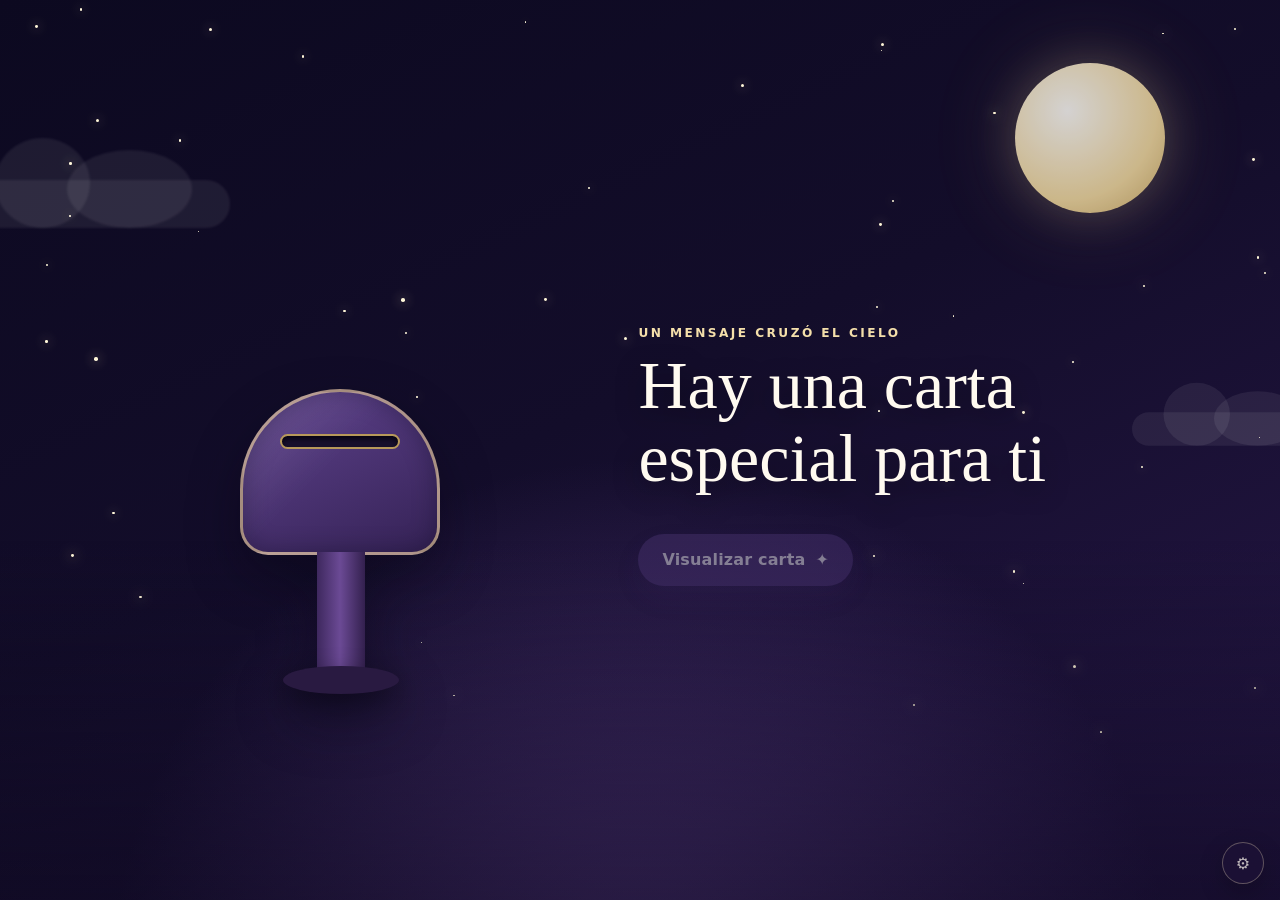
<file: index.html>
<!doctype html>
<html lang="es">
<head>
  <meta charset="utf-8">
  <meta name="viewport" content="width=device-width, initial-scale=1">
  <meta name="theme-color" content="#17102f">
  <meta name="description" content="Invitación personalizada de cumpleaños">
  <link rel="preconnect" href="https://script.google.com">
  <link rel="preconnect" href="https://script.googleusercontent.com" crossorigin>
  <title>Una invitación mágica para ti</title>
  <link rel="preconnect" href="https://script.google.com">
  <link rel="dns-prefetch" href="//script.google.com">
  <link rel="preload" href="assets/images/retrato-cumpleanos.webp" as="image" type="image/webp">
  <link rel="stylesheet" href="assets/css/styles.css">
</head>
<body>
  <div class="ambient" aria-hidden="true">
    <div id="stars" class="stars"></div>
    <div class="moon"></div>
    <div class="cloud cloud-one"></div>
    <div class="cloud cloud-two"></div>
  </div>

  <main class="app-shell">
    <section id="screen-intro" class="screen is-active" aria-labelledby="intro-title">
      <div class="mail-scene" aria-hidden="true">
        <div class="spark-trail"></div>
        <div id="flying-envelope" class="envelope envelope-flying">
          <span class="envelope-flap"></span>
          <span class="wax-seal">✦</span>
        </div>
        <div class="mailbox">
          <div class="mailbox-door"><span class="mail-slot"></span></div>
          <div class="mailbox-post"></div>
          <div class="mailbox-base"></div>
        </div>
      </div>

      <div id="intro-copy" class="intro-copy">
        <p class="eyebrow">Un mensaje cruzó el cielo</p>
        <h1 id="intro-title">Hay una carta especial para ti</h1>
        <button id="open-letter" class="button button-primary button-glow" type="button" disabled>
          <span>Visualizar carta</span>
          <span aria-hidden="true">✦</span>
        </button>
      </div>
    </section>

    <section id="screen-access" class="screen" aria-labelledby="access-title" hidden>
      <div class="glass-card access-card">
        <div class="mini-envelope" aria-hidden="true"><span>✦</span></div>
        <p class="eyebrow">Esta invitación es personal</p>
        <h2 id="access-title">Ingresa tu clave secreta</h2>
        <p class="supporting-text">La clave permitirá abrir la invitación que fue creada especialmente para ti.</p>

        <form id="secret-form" novalidate>
          <label for="secret-code">Clave de invitación</label>
          <div class="code-field">
            <input id="secret-code" name="secretCode" type="text" inputmode="text" autocomplete="one-time-code"
                   maxlength="12" placeholder="Ej. MAGIA26" aria-describedby="secret-help secret-error" required>
            <span class="code-spark" aria-hidden="true">✦</span>
          </div>
          <p id="secret-help" class="field-help demo-only">Para esta demostración usa <strong>MAGIA26</strong>.</p>
          <p id="secret-error" class="field-error" role="alert"></p>
          <button class="button button-primary button-wide" type="submit">
            <span class="button-label">Abrir mi invitación</span>
            <span class="button-loader" aria-hidden="true"></span>
          </button>
        </form>
      </div>
    </section>

    <section id="screen-invitation" class="screen" aria-labelledby="invitation-title" hidden>
      <article id="invitation-card" class="invitation-card">
        <button class="guest-logout-button" data-guest-logout type="button" aria-label="Cerrar esta invitación">
          <span aria-hidden="true">↩</span> Cerrar invitación
        </button>
        <div class="card-shimmer" aria-hidden="true"></div>
        <div class="card-constellation" aria-hidden="true">
          <span>✦</span><span>✧</span><span>✦</span><span>·</span><span>✧</span>
        </div>
        <div class="card-frame frame-top"></div>
        <div class="card-frame frame-right"></div>
        <div class="card-frame frame-bottom"></div>
        <div class="card-frame frame-left"></div>
        <div class="corner corner-tl" aria-hidden="true">✦</div>
        <div class="corner corner-tr" aria-hidden="true">✦</div>
        <div class="corner corner-bl" aria-hidden="true">✦</div>
        <div class="corner corner-br" aria-hidden="true">✦</div>

        <div class="invitation-content">
          <div id="birthday-card-badge" class="birthday-card-badge reveal-piece" hidden>
            <span aria-hidden="true">✦</span>
            <strong>Una carta solo para la protagonista</strong>
            <span aria-hidden="true">✦</span>
          </div>
          <p id="invitation-kicker" class="invitation-kicker reveal-piece">Estás cordialmente invitado a celebrar</p>
          <div class="magic-divider reveal-piece" aria-hidden="true"><span></span><b>✦</b><span></span></div>
          <div class="invitation-hero reveal-piece">
            <figure class="honoree-portrait">
              <span class="portrait-aura" aria-hidden="true"></span>
              <span class="portrait-orbit portrait-orbit-one" aria-hidden="true"></span>
              <span class="portrait-orbit portrait-orbit-two" aria-hidden="true"></span>
              <span class="portrait-photo">
                <img src="assets/images/retrato-cumpleanos.webp" width="487" height="722" alt="Retrato de la homenajeada">
              </span>
              <span class="portrait-ring" aria-hidden="true"></span>
              <span class="portrait-spark portrait-spark-one" aria-hidden="true">✦</span>
              <span class="portrait-spark portrait-spark-two" aria-hidden="true">✧</span>
              <span class="portrait-spark portrait-spark-three" aria-hidden="true">✦</span>
            </figure>
            <div class="hero-copy">
              <span id="hero-overline" class="hero-overline">Una noche escrita en las estrellas</span>
              <h2 id="invitation-title" class="celebration-title" aria-label="Celebrando mis 50 años">
                <span id="event-title-main" class="celebration-word">Celebrando</span>
                <strong id="event-title" class="celebration-name">mis 50 años</strong>
              </h2>
              <p id="milestone-note" class="milestone-note">Medio siglo de historias, afecto y momentos inolvidables.</p>
              <span class="title-flourish" aria-hidden="true"><i></i><b>✦</b><i></i></span>
            </div>
          </div>
          <p class="guest-line reveal-piece"><span id="guest-honorific" class="salutation-prefix">Sr/a</span> <strong id="guest-name">Nombre</strong> <span id="guest-treatment"></span></p>
          <p id="birthday-special-message" class="birthday-special-message reveal-piece" hidden>Hoy la invitación también quiere abrazarte: gracias por llenar de luz cada historia y por regalarnos cincuenta años que merecen celebrarse de una forma inolvidable.</p>
          <p id="event-message" class="invitation-message reveal-piece">La compañía de ustedes hará que esta celebración sea aún más inolvidable.</p>

          <div class="event-grid reveal-piece">
            <div class="event-detail">
              <span class="detail-icon" aria-hidden="true">◷</span>
              <small>Fecha y hora</small>
              <strong id="event-date">Fecha por confirmar</strong>
              <span id="event-time">Hora por confirmar</span>
            </div>
            <div class="event-detail">
              <span class="detail-icon" aria-hidden="true">⌖</span>
              <small>Lugar</small>
              <strong id="event-place">Lugar por confirmar</strong>
              <span id="event-address">Dirección por confirmar</span>
            </div>
          </div>

          <p id="dress-code-wrap" class="dress-code reveal-piece">Código de vestuario: <strong id="dress-code">Elegante</strong></p>
          <button id="go-to-response" class="button button-primary reveal-piece" type="button">Confirmar mi asistencia</button>
        </div>
      </article>
    </section>

    <section id="screen-response" class="screen" aria-labelledby="response-title" hidden>
      <div class="glass-card response-card">
        <div class="response-icon" aria-hidden="true">✦</div>
        <p class="eyebrow">Reserva tu lugar</p>
        <h2 id="response-title"><span id="response-name">¿Nos acompañas?</span></h2>
        <p class="supporting-text">Selecciona una opción. Después podrás confirmar a las personas incluidas en tu invitación.</p>
        <div class="decision-grid">
          <button id="accept-invitation" class="decision decision-yes" type="button">
            <span class="decision-symbol" aria-hidden="true">✓</span>
            <strong>Sí, asistiré</strong>
            <small>Será un gusto celebrar juntos</small>
          </button>
          <button id="decline-invitation" class="decision decision-no" type="button">
            <span class="decision-symbol" aria-hidden="true">×</span>
            <strong>No podré asistir</strong>
            <small>Gracias por avisarnos</small>
          </button>
        </div>
        <p id="response-error" class="field-error" role="alert"></p>
      </div>
    </section>

    <section id="screen-attendees" class="screen" aria-labelledby="attendees-title" hidden>
      <div id="balloons" class="balloons" aria-hidden="true"></div>
      <div class="glass-card attendees-card">
        <p class="eyebrow">Tu grupo de invitados</p>
        <h2 id="attendees-title">¿Quiénes nos acompañarán?</h2>
        <p class="supporting-text">Confirma de manera individual las personas vinculadas a esta invitación.</p>
        <form id="attendees-form">
          <div id="attendees-list" class="attendees-list"></div>
          <p id="attendees-error" class="field-error" role="alert"></p>
          <button class="button button-primary button-wide" type="submit">
            <span class="button-label">Guardar confirmación</span>
            <span class="button-loader" aria-hidden="true"></span>
          </button>
        </form>
      </div>
    </section>

    <section id="screen-farewell" class="screen" aria-labelledby="farewell-title" hidden>
      <div class="glass-card farewell-card">
        <div class="final-seal" aria-hidden="true">✦</div>
        <p class="eyebrow">Respuesta registrada</p>
        <h2 id="farewell-title">Gracias por confirmar</h2>
        <p id="farewell-message" class="supporting-text">Tu respuesta quedó guardada correctamente. Ya puedes cerrar este enlace.</p>

        <div id="table-reveal" class="table-reveal" hidden>
          <span class="table-magic" aria-hidden="true">✦</span>
          <small>Tu lugar en esta celebración</small>
          <strong id="revealed-table">Mesa por asignar</strong>
          <span>La magia también tiene un lugar reservado para ustedes</span>
        </div>

        <section id="guest-constellation" class="guest-constellation" aria-labelledby="constellation-title" hidden>
          <p class="eyebrow">Una celebración que ya brilla</p>
          <h3 id="constellation-title">Constelación de invitados</h3>
          <div class="constellation-explainer">
            <span class="constellation-example-star" aria-hidden="true">✦</span>
            <p><strong>¿Cómo funciona?</strong><span id="constellation-explanation">Cada estrella representa a una persona que confirmó su asistencia. Es anónima: nunca muestra nombres.</span></p>
          </div>
          <div id="constellation-sky" class="constellation-sky" aria-hidden="true"></div>
          <p id="constellation-count" class="constellation-count"></p>
        </section>

        <div class="final-action-grid">
          <a id="open-location" class="button button-soft" href="#" target="_blank" rel="noopener noreferrer" hidden>
            <span aria-hidden="true">⌖</span><span>Cómo llegar</span>
          </a>
        </div>

        <button id="download-card-pdf" class="button button-primary download-card-button" type="button">
          <span class="download-icon" aria-hidden="true">⇩</span>
          <span class="button-label">Descargar mi invitación en PDF</span>
          <span class="button-loader" aria-hidden="true"></span>
        </button>
        <p id="download-error" class="field-error download-error" role="alert"></p>
        <button class="button button-soft farewell-logout-button" data-guest-logout type="button">Cerrar invitación</button>
        <div class="final-stars" aria-hidden="true"><span>✦</span><span>✧</span><span>✦</span></div>
      </div>
    </section>
  </main>

  <a class="admin-entry" href="admin.html" aria-label="Ingresar al panel administrativo" title="Administración">⚙</a>
  <div id="cursor-stardust" class="cursor-stardust" aria-hidden="true"></div>

  <iframe id="api-bridge" class="api-bridge" title="Conexión segura" hidden></iframe>
  <div id="live-region" class="sr-only" aria-live="polite"></div>

  <script src="assets/js/config.js"></script>
  <script src="assets/js/mock-data.js"></script>
  <script src="assets/js/api.js"></script>
  <script src="assets/js/pdf-card.js"></script>
  <script src="assets/js/guest-session.js"></script>
  <script src="assets/js/app.js"></script>
</body>
</html>
</file>
<file: assets/css/styles.css>
:root {
  --ink: #21193c;
  --night: #130d2a;
  --night-soft: #281a4d;
  --violet: #684c9f;
  --violet-deep: #493372;
  --gold: #d5b56f;
  --gold-soft: #f4dfaa;
  --cream: #fffaf0;
  --paper: #fffdf7;
  --muted: #716985;
  --danger: #a14354;
  --success: #4f8068;
  --glass: rgba(255, 250, 240, 0.91);
  --shadow: 0 24px 70px rgba(8, 4, 24, 0.32);
  --radius: 28px;
  --transition: 320ms cubic-bezier(.2, .75, .25, 1);
}

* { box-sizing: border-box; }

html { min-height: 100%; scroll-behavior: smooth; }

body {
  min-width: 320px;
  min-height: 100vh;
  margin: 0;
  color: var(--ink);
  background:
    radial-gradient(circle at 50% 110%, rgba(109, 75, 157, .65), transparent 45%),
    linear-gradient(155deg, #0c0920 0%, var(--night) 46%, #261747 100%);
  font-family: Inter, ui-sans-serif, system-ui, -apple-system, BlinkMacSystemFont, "Segoe UI", sans-serif;
  overflow-x: hidden;
}

button, input, select, textarea { font: inherit; }
button { -webkit-tap-highlight-color: transparent; }

.ambient {
  position: fixed;
  inset: 0;
  z-index: -2;
  overflow: hidden;
  pointer-events: none;
}

.ambient::after {
  content: "";
  position: absolute;
  inset: 0;
  background: linear-gradient(to bottom, transparent 60%, rgba(11, 7, 27, .54));
}

.stars, .stars i { position: absolute; inset: 0; }

.stars i {
  display: block;
  inset: auto;
  border-radius: 50%;
  background: #fff7d9;
  box-shadow: 0 0 12px rgba(255, 241, 188, .9);
  animation: twinkle 3.8s ease-in-out infinite alternate;
}

.moon {
  position: absolute;
  top: 7vh;
  right: 9vw;
  width: clamp(84px, 12vw, 150px);
  aspect-ratio: 1;
  border-radius: 50%;
  background: radial-gradient(circle at 35% 32%, #fffef7, #f5dda0 63%, #ceae64 100%);
  box-shadow: 0 0 45px rgba(246, 220, 157, .28), 0 0 110px rgba(240, 207, 130, .18);
  opacity: .82;
}

.cloud {
  position: absolute;
  width: 280px;
  height: 48px;
  border-radius: 999px;
  background: rgba(255, 255, 255, .07);
  filter: blur(1px);
  animation: cloudDrift 18s ease-in-out infinite alternate;
}

.cloud::before, .cloud::after {
  content: "";
  position: absolute;
  bottom: 0;
  border-radius: 50%;
  background: inherit;
}
.cloud::before { left: 45px; width: 95px; height: 90px; }
.cloud::after { right: 38px; width: 125px; height: 78px; }
.cloud-one { top: 20%; left: -50px; }
.cloud-two { top: 45%; right: -90px; transform: scale(.7); animation-delay: -8s; }

.app-shell {
  width: min(1120px, 100%);
  min-height: 100vh;
  margin: 0 auto;
  padding: clamp(20px, 4vw, 52px);
  display: grid;
  align-items: center;
}

.screen {
  grid-area: 1 / 1;
  width: 100%;
  min-height: min(760px, calc(100vh - 50px));
  display: grid;
  place-items: center;
  opacity: 0;
  transform: translateY(18px) scale(.985);
  visibility: hidden;
  transition: opacity var(--transition), transform var(--transition), visibility var(--transition);
}

.screen.is-active {
  opacity: 1;
  transform: none;
  visibility: visible;
}

.screen[hidden] { display: none !important; }
.birthday-card-badge[hidden], .birthday-special-message[hidden] { display: none !important; }

.glass-card {
  width: min(620px, 100%);
  padding: clamp(30px, 6vw, 58px);
  border: 1px solid rgba(255, 238, 196, .72);
  border-radius: var(--radius);
  background:
    linear-gradient(145deg, rgba(255, 255, 255, .84), rgba(255, 249, 232, .96)),
    var(--glass);
  box-shadow: var(--shadow), inset 0 1px rgba(255, 255, 255, .9);
  text-align: center;
  backdrop-filter: blur(18px);
}

.eyebrow {
  margin: 0 0 9px;
  color: var(--violet);
  font-size: .76rem;
  font-weight: 800;
  letter-spacing: .2em;
  text-transform: uppercase;
}

h1, h2 {
  margin: 0;
  font-family: Georgia, "Times New Roman", serif;
  font-weight: 500;
  line-height: 1.06;
  text-wrap: balance;
}

h1 { color: var(--cream); font-size: clamp(2rem, 5.6vw, 4.25rem); text-shadow: 0 8px 28px rgba(7, 3, 20, .45); }
h2 { font-size: clamp(2rem, 5vw, 3.4rem); }

.supporting-text {
  max-width: 46ch;
  margin: 18px auto 30px;
  color: var(--muted);
  line-height: 1.7;
}

.button {
  min-height: 52px;
  padding: 13px 24px;
  border: 0;
  border-radius: 999px;
  display: inline-flex;
  align-items: center;
  justify-content: center;
  gap: 10px;
  color: #fff;
  background: var(--violet-deep);
  box-shadow: 0 12px 28px rgba(71, 48, 113, .24);
  font-weight: 750;
  letter-spacing: .01em;
  cursor: pointer;
  transition: transform var(--transition), box-shadow var(--transition), opacity var(--transition);
}

.button:hover:not(:disabled) { transform: translateY(-3px); box-shadow: 0 17px 34px rgba(71, 48, 113, .31); }
.button:active:not(:disabled) { transform: translateY(0); }
.button:focus-visible, input:focus-visible, .decision:focus-visible, .attendance-options input:focus-visible + span {
  outline: 3px solid rgba(213, 181, 111, .72);
  outline-offset: 4px;
}
.button:disabled { opacity: .45; cursor: wait; }
.button-wide { width: 100%; }

.button-glow { opacity: 0; transform: translateY(12px); }
.letter-delivered .button-glow { opacity: 1; transform: none; animation: softPulse 2.5s ease-in-out infinite; }

.button-loader {
  display: none;
  width: 18px;
  height: 18px;
  border: 2px solid rgba(255, 255, 255, .35);
  border-top-color: #fff;
  border-radius: 50%;
  animation: spin .7s linear infinite;
}
.is-loading .button-label { opacity: .8; }
.is-loading .button-loader { display: block; }

/* Escena del buzón */
#screen-intro {
  grid-template-columns: minmax(290px, .9fr) minmax(300px, 1.1fr);
  gap: clamp(28px, 7vw, 90px);
}

.mail-scene { position: relative; width: min(440px, 100%); height: 520px; }

.mailbox {
  position: absolute;
  left: 50%;
  bottom: 16px;
  width: 250px;
  height: 340px;
  transform: translateX(-50%);
  filter: drop-shadow(0 22px 26px rgba(6, 3, 18, .4));
}

.mailbox-door {
  position: absolute;
  left: 25px;
  top: 35px;
  width: 200px;
  height: 166px;
  border: 3px solid rgba(251, 224, 152, .55);
  border-radius: 100px 100px 28px 28px;
  background:
    linear-gradient(135deg, rgba(255,255,255,.12), transparent 45%),
    linear-gradient(155deg, #5f438d, #352256);
  box-shadow: inset 0 0 25px rgba(7, 4, 20, .3);
}

.mail-slot {
  position: absolute;
  left: 50%;
  top: 42px;
  width: 120px;
  height: 15px;
  border: 2px solid #b8995a;
  border-radius: 10px;
  background: #18102d;
  transform: translateX(-50%);
  box-shadow: inset 0 3px 5px #070411;
}

.mailbox-post {
  position: absolute;
  left: 102px;
  top: 198px;
  width: 48px;
  height: 125px;
  background: linear-gradient(90deg, #3e285e, #6b4a95 48%, #33204e);
}

.mailbox-base {
  position: absolute;
  left: 68px;
  bottom: 0;
  width: 116px;
  height: 28px;
  border-radius: 50%;
  background: #291a41;
  box-shadow: 0 8px 24px rgba(0,0,0,.35);
}

.envelope {
  position: absolute;
  width: 132px;
  height: 88px;
  border: 1px solid #ddc47e;
  border-radius: 7px;
  background: linear-gradient(145deg, #fffdf2, #ead9aa);
  box-shadow: 0 12px 30px rgba(5, 2, 15, .28);
}

.envelope::before, .envelope::after {
  content: "";
  position: absolute;
  inset: 0;
  clip-path: polygon(0 100%, 50% 45%, 100% 100%);
  background: linear-gradient(145deg, transparent 2%, #f6eac8 3%);
}

.envelope-flap {
  position: absolute;
  inset: 0;
  clip-path: polygon(0 0, 100% 0, 50% 58%);
  background: #f1e2b9;
}

.wax-seal {
  position: absolute;
  z-index: 2;
  left: 50%;
  top: 48%;
  width: 30px;
  height: 30px;
  display: grid;
  place-items: center;
  border-radius: 50%;
  color: #ffe8a9;
  background: #735399;
  transform: translate(-50%, -50%);
  box-shadow: 0 2px 7px rgba(22, 10, 42, .3);
}

.envelope-flying {
  z-index: 5;
  left: 8%;
  top: -120px;
  animation: envelopeFall 3.8s cubic-bezier(.28,.7,.38,1) forwards;
}

.spark-trail {
  position: absolute;
  z-index: 4;
  left: 18%;
  top: 20px;
  width: 170px;
  height: 260px;
  opacity: 0;
  background-image: radial-gradient(circle, #f6dc91 0 2px, transparent 3px);
  background-size: 28px 30px;
  filter: drop-shadow(0 0 5px #efd38b);
  animation: trailFall 3.4s ease-out .2s forwards;
}

.letter-delivered .envelope-flying { opacity: 0; }
.intro-copy { max-width: 630px; }
.intro-copy .eyebrow { color: var(--gold-soft); }
.intro-copy h1 { margin-bottom: 28px; }

/* Acceso */
.access-card { position: relative; overflow: hidden; }
.access-card::before {
  content: "";
  position: absolute;
  width: 280px;
  height: 280px;
  top: -170px;
  right: -100px;
  border-radius: 50%;
  background: radial-gradient(circle, rgba(218, 188, 114, .34), transparent 67%);
}

.mini-envelope {
  width: 76px;
  height: 54px;
  margin: 0 auto 22px;
  border: 1px solid #d4b66f;
  border-radius: 6px;
  display: grid;
  place-items: center;
  color: #f5dfa7;
  background: linear-gradient(145deg, #73549f, #4c3478);
  box-shadow: 0 11px 24px rgba(76, 52, 120, .24);
  clip-path: polygon(0 0, 50% 52%, 100% 0, 100% 100%, 0 100%);
}

form { margin-top: 30px; }
form label:not(.attendance-options label) {
  display: block;
  margin: 0 0 9px;
  text-align: left;
  color: var(--ink);
  font-size: .9rem;
  font-weight: 750;
}

.code-field { position: relative; }
.code-field input {
  width: 100%;
  min-height: 62px;
  padding: 14px 52px 14px 18px;
  border: 1px solid #d8cfdf;
  border-radius: 15px;
  color: var(--ink);
  background: rgba(255,255,255,.82);
  font-size: 1.14rem;
  font-weight: 800;
  letter-spacing: .12em;
  text-transform: uppercase;
  transition: border var(--transition), box-shadow var(--transition);
}
.code-field input:focus { border-color: var(--violet); box-shadow: 0 0 0 4px rgba(103, 76, 157, .11); outline: none; }
.code-spark { position: absolute; right: 19px; top: 50%; color: var(--gold); transform: translateY(-50%); }
.field-help { margin: 8px 0 20px; color: var(--muted); font-size: .82rem; text-align: left; }
.field-error { min-height: 1.3em; margin: 9px 0 14px; color: var(--danger); font-size: .88rem; font-weight: 650; }

/* Carta ensamblable */
.invitation-card {
  position: relative;
  width: min(730px, 100%);
  min-height: 640px;
  padding: clamp(42px, 6vw, 68px);
  border: 1px solid rgba(255, 241, 199, .76);
  border-radius: 22px 22px 9px 9px;
  overflow: hidden;
  color: var(--ink);
  background:
    radial-gradient(circle at 50% -8%, rgba(236, 211, 147, .3), transparent 36%),
    radial-gradient(circle at 12% 82%, rgba(108, 78, 158, .07), transparent 25%),
    linear-gradient(rgba(255,253,247,.96), rgba(255,250,238,.98)),
    var(--paper);
  box-shadow: 0 38px 110px rgba(4, 2, 16, .46), 0 0 0 1px rgba(211, 181, 111, .12);
  isolation: isolate;
}

.invitation-card::before {
  content: "";
  position: absolute;
  inset: 14px;
  z-index: -1;
  border: 1px solid rgba(192, 155, 77, .35);
  border-radius: 15px 15px 4px 4px;
  pointer-events: none;
}

.invitation-card::after {
  content: "";
  position: absolute;
  inset: 0;
  z-index: -2;
  opacity: .58;
  background-image:
    radial-gradient(circle at 11% 14%, rgba(184, 144, 62, .45) 0 1px, transparent 2px),
    radial-gradient(circle at 89% 18%, rgba(105, 77, 153, .32) 0 1px, transparent 2px),
    radial-gradient(circle at 85% 82%, rgba(184, 144, 62, .32) 0 1.2px, transparent 2.2px),
    radial-gradient(circle at 16% 88%, rgba(105, 77, 153, .27) 0 1px, transparent 2px);
}

.card-shimmer {
  position: absolute;
  inset: -45% auto -45% -42%;
  z-index: 4;
  width: 24%;
  opacity: 0;
  pointer-events: none;
  background: linear-gradient(90deg, transparent, rgba(255,255,255,.72), transparent);
  transform: rotate(14deg);
}

.assemble .card-shimmer { animation: cardShimmer 1.4s ease-out .45s forwards; }

.card-constellation { position: absolute; inset: 0; z-index: 0; pointer-events: none; color: rgba(174, 132, 56, .48); }
.card-constellation span { position: absolute; animation: constellationGlow 3.6s ease-in-out infinite alternate; }
.card-constellation span:nth-child(1) { top: 8%; left: 8%; font-size: .72rem; }
.card-constellation span:nth-child(2) { top: 18%; right: 7%; font-size: 1rem; animation-delay: -.8s; }
.card-constellation span:nth-child(3) { right: 9%; bottom: 18%; font-size: .72rem; animation-delay: -1.6s; }
.card-constellation span:nth-child(4) { left: 7%; bottom: 27%; font-size: 1.4rem; animation-delay: -2.1s; }
.card-constellation span:nth-child(5) { left: 14%; bottom: 8%; font-size: .9rem; animation-delay: -2.7s; }

.card-frame {
  position: absolute;
  z-index: 2;
  background: linear-gradient(90deg, #a47b31, #f3dda2, #a47b31);
  transform-origin: left;
}
.frame-top, .frame-bottom { left: 24px; right: 24px; height: 2px; transform: scaleX(0); }
.frame-top { top: 24px; }
.frame-bottom { bottom: 24px; }
.frame-left, .frame-right { top: 24px; bottom: 24px; width: 2px; transform: scaleY(0); transform-origin: top; }
.frame-left { left: 24px; }
.frame-right { right: 24px; }

.corner {
  position: absolute;
  z-index: 3;
  color: #ae8438;
  font-size: 1.3rem;
  opacity: 0;
  transform: scale(.2) rotate(-90deg);
}
.corner-tl { top: 14px; left: 14px; }
.corner-tr { top: 14px; right: 14px; }
.corner-bl { bottom: 14px; left: 14px; }
.corner-br { bottom: 14px; right: 14px; }

.invitation-content { position: relative; z-index: 1; text-align: center; }
.invitation-kicker { margin: 0; color: var(--violet); font-size: .74rem; font-weight: 850; letter-spacing: .23em; text-transform: uppercase; }
.invitation-hero {
  width: min(650px, 100%);
  margin: 0 auto 22px;
  display: grid;
  grid-template-columns: minmax(270px, 282px) minmax(0, 1fr);
  align-items: center;
  gap: clamp(24px, 4vw, 38px);
  text-align: left;
}
.hero-copy { min-width: 0; }
.hero-overline { display: block; margin-bottom: 10px; color: #9d7a37; font-size: .69rem; font-weight: 850; letter-spacing: .19em; text-transform: uppercase; }
.celebration-title { min-width: 0; margin: 0; color: #4a346f; font-family: Georgia, serif; line-height: .94; }
.celebration-word { display: block; color: #8d6a2d; font-size: clamp(1.35rem, 3vw, 2rem); font-style: italic; font-weight: 500; letter-spacing: .015em; }
.celebration-name { display: block; max-width: 100%; margin-top: .12em; color: #4a346f; font-size: clamp(2.05rem, 4.7vw, 3.25rem); font-style: italic; font-weight: 500; line-height: 1; letter-spacing: -.035em; overflow-wrap: anywhere; text-wrap: balance; }
.celebration-title [hidden] { display: none; }
.milestone-note { max-width: 29ch; margin: 13px 0 0; color: #72687f; font-family: Georgia, serif; font-size: .91rem; font-style: italic; line-height: 1.55; text-wrap: balance; }
.title-flourish { width: min(210px, 88%); margin-top: 15px; display: flex; align-items: center; gap: 9px; color: #c49a48; }
.title-flourish i { flex: 1; height: 1px; background: linear-gradient(90deg, #c39b4b, transparent); }
.title-flourish i:last-child { background: linear-gradient(90deg, transparent, #c39b4b); }
.title-flourish b { font-size: .68rem; }
.guest-line {
  width: fit-content;
  max-width: 100%;
  margin: 12px auto 0;
  padding: 10px 18px;
  border: 1px solid rgba(176, 143, 73, .24);
  border-radius: 999px;
  color: #5f566e;
  background: linear-gradient(90deg, rgba(250, 239, 209, .28), rgba(255,255,255,.72), rgba(250, 239, 209, .28));
  font-family: Georgia, serif;
  font-size: 1.08rem;
  line-height: 1.4;
  overflow-wrap: anywhere;
  text-wrap: balance;
}
.guest-line strong { color: var(--violet-deep); font-size: 1.18em; }
.guest-line #guest-treatment { color: var(--violet-deep); }
.salutation-prefix { color: #8e7444; font-size: .82em; font-style: italic; }
.invitation-message { max-width: 46ch; margin: 14px auto 24px; color: #665e74; line-height: 1.7; text-wrap: balance; }

.honoree-portrait {
  position: relative;
  width: 276px;
  aspect-ratio: 1;
  margin: 0 auto;
  isolation: isolate;
}
.portrait-aura {
  position: absolute;
  inset: 2%;
  z-index: -1;
  border-radius: 50%;
  background: radial-gradient(circle, rgba(237,205,126,.52), rgba(118,80,154,.12) 55%, transparent 72%);
  filter: blur(12px);
  animation: portraitAura 3.8s ease-in-out infinite alternate;
}
.portrait-photo {
  position: absolute;
  inset: 9%;
  z-index: 1;
  padding: 6px;
  overflow: hidden;
  border: 1px solid rgba(255,248,226,.92);
  border-radius: 50%;
  background: linear-gradient(145deg, #f8e7b6, #a4772f 48%, #78519b);
  box-shadow: 0 18px 42px rgba(55,37,78,.28), inset 0 0 0 2px rgba(255,255,255,.46);
}
.portrait-photo img { width: 100%; height: 100%; border-radius: 50%; display: block; object-fit: cover; object-position: center 24%; filter: contrast(1.04) brightness(1.02); }
.portrait-photo::after { content: ""; position: absolute; inset: 6px; border-radius: 50%; box-shadow: inset 0 -24px 35px rgba(18,10,36,.2), inset 0 0 0 1px rgba(255,255,255,.28); pointer-events: none; }
.portrait-ring { position: absolute; inset: 6.5%; z-index: 2; border: 1px solid rgba(226,190,104,.75); border-radius: 50%; box-shadow: 0 0 15px rgba(221,185,99,.23); pointer-events: none; }
.portrait-orbit { position: absolute; z-index: 0; border-radius: 50%; pointer-events: none; }
.portrait-orbit::before, .portrait-orbit::after { content: "✦"; position: absolute; color: #e6c46f; font-size: .72rem; filter: drop-shadow(0 0 6px rgba(230,196,111,.7)); }
.portrait-orbit::before { top: -6px; left: 50%; }
.portrait-orbit::after { right: -5px; top: 54%; color: #9b78bd; }
.portrait-orbit-one { inset: 1%; border: 1px dashed rgba(194,151,67,.63); animation: portraitOrbit 18s linear infinite; }
.portrait-orbit-two { inset: 4.5%; border: 1px solid rgba(115,78,157,.22); animation: portraitOrbitReverse 23s linear infinite; }
.portrait-spark { position: absolute; z-index: 3; color: #e3bd61; filter: drop-shadow(0 0 7px rgba(227,189,97,.72)); animation: portraitSpark 2.8s ease-in-out infinite; }
.portrait-spark-one { top: 9%; right: 13%; font-size: .85rem; }
.portrait-spark-two { left: 1%; bottom: 29%; color: #9673b7; font-size: 1rem; animation-delay: -.9s; }
.portrait-spark-three { right: 4%; bottom: 17%; font-size: .65rem; animation-delay: -1.7s; }

.magic-divider { width: min(250px, 70%); margin: 15px auto; display: flex; align-items: center; gap: 14px; color: var(--gold); }
.magic-divider span { flex: 1; height: 1px; background: linear-gradient(90deg, transparent, #c8a252); }
.magic-divider span:last-child { transform: rotate(180deg); }
.magic-divider b { display: inline-block; animation: dividerStar 2.4s ease-in-out infinite; }

.event-grid { margin: 22px 0 20px; display: grid; grid-template-columns: repeat(2, minmax(0, 1fr)); gap: 12px; }
.event-detail {
  min-height: 130px;
  padding: 18px;
  border: 1px solid rgba(121, 89, 165, .16);
  border-radius: 17px;
  display: flex;
  flex-direction: column;
  justify-content: center;
  background: linear-gradient(145deg, rgba(255,255,255,.68), rgba(117, 80, 161, .045));
  transition: transform var(--transition), border-color var(--transition), box-shadow var(--transition);
}
.event-detail:hover { transform: translateY(-3px); border-color: rgba(164, 123, 49, .3); box-shadow: 0 13px 26px rgba(74, 52, 111, .08); }
.detail-icon { margin-bottom: 7px; color: var(--gold); font-size: 1.4rem; }
.event-detail small { color: var(--violet); font-size: .7rem; font-weight: 800; letter-spacing: .14em; text-transform: uppercase; }
.event-detail strong { margin: 6px 0 3px; font-family: Georgia, serif; font-size: 1.08rem; }
.event-detail span:last-child { color: var(--muted); font-size: .88rem; }
.dress-code { width: fit-content; margin: 16px auto 23px; padding: 7px 12px; border-radius: 999px; color: var(--muted); background: rgba(107, 76, 157, .06); font-size: .86rem; }

.reveal-piece { opacity: 0; transform: translateY(24px); }
.assemble .frame-top, .assemble .frame-bottom { animation: drawHorizontal .9s ease-out forwards; }
.assemble .frame-left, .assemble .frame-right { animation: drawVertical .9s ease-out .5s forwards; }
.assemble .corner { animation: cornerAppear .7s ease-out 1.1s forwards; }
.assemble .reveal-piece { animation: pieceAppear .65s ease-out forwards; }
.assemble .reveal-piece:nth-child(1) { animation-delay: .25s; }
.assemble .reveal-piece:nth-child(2) { animation-delay: .5s; }
.assemble .reveal-piece:nth-child(3) { animation-delay: .72s; }
.assemble .reveal-piece:nth-child(4) { animation-delay: .94s; }
.assemble .reveal-piece:nth-child(5) { animation-delay: 1.12s; }
.assemble .reveal-piece:nth-child(6) { animation-delay: 1.3s; }
.assemble .reveal-piece:nth-child(7) { animation-delay: 1.48s; }
.assemble .reveal-piece:nth-child(8) { animation-delay: 1.68s; }
.assemble .reveal-piece:nth-child(9) { animation-delay: 1.84s; }
.assemble { animation: cardArrival .75s ease-out both, cardFloat 8s ease-in-out 1.7s infinite; }

.invitation-card .button-primary { position: relative; overflow: hidden; }
.invitation-card .button-primary::after {
  content: "";
  position: absolute;
  inset: 0;
  background: linear-gradient(105deg, transparent 30%, rgba(255,255,255,.35) 50%, transparent 70%);
  transform: translateX(-140%);
  animation: buttonGleam 4.5s ease-in-out 2.2s infinite;
}

.cursor-stardust { position: fixed; inset: 0; z-index: 80; overflow: hidden; contain: strict; pointer-events: none; }
.cursor-spark {
  position: fixed;
  left: 0;
  top: 0;
  color: var(--spark-color, #f1d98f);
  font-size: var(--spark-size, 11px);
  line-height: 1;
  filter: drop-shadow(0 0 5px rgba(244, 218, 148, .72));
  will-change: transform, opacity;
  animation: cursorSpark .78s ease-out forwards;
}

.admin-entry {
  position: fixed;
  right: 16px;
  bottom: 16px;
  z-index: 20;
  width: 42px;
  height: 42px;
  border: 1px solid rgba(255, 238, 196, .3);
  border-radius: 50%;
  display: grid;
  place-items: center;
  color: rgba(255, 250, 240, .72);
  background: rgba(30, 19, 55, .72);
  box-shadow: 0 9px 24px rgba(0,0,0,.22);
  text-decoration: none;
  backdrop-filter: blur(10px);
  transition: transform var(--transition), color var(--transition), background var(--transition);
}
.admin-entry:hover { color: #fff; background: var(--violet-deep); transform: rotate(25deg) scale(1.06); }

/* Respuesta */
.response-icon, .final-seal {
  width: 68px;
  height: 68px;
  margin: 0 auto 20px;
  border-radius: 50%;
  display: grid;
  place-items: center;
  color: #fae8b4;
  background: linear-gradient(145deg, #7657a2, #4d3478);
  box-shadow: 0 13px 28px rgba(75, 49, 116, .25), inset 0 0 0 5px rgba(255,255,255,.1);
}

.decision-grid { display: grid; grid-template-columns: repeat(2, 1fr); gap: 15px; }
.decision {
  min-height: 170px;
  padding: 20px;
  border: 1px solid #ded7e6;
  border-radius: 20px;
  display: flex;
  flex-direction: column;
  align-items: center;
  justify-content: center;
  color: var(--ink);
  background: rgba(255,255,255,.65);
  cursor: pointer;
  transition: transform var(--transition), border var(--transition), box-shadow var(--transition), background var(--transition);
}
.decision:hover { transform: translateY(-5px); border-color: #b9a7cf; box-shadow: 0 15px 32px rgba(53, 34, 85, .11); }
.decision-symbol { width: 43px; height: 43px; margin-bottom: 13px; border-radius: 50%; display: grid; place-items: center; color: #fff; font-size: 1.4rem; }
.decision-yes .decision-symbol { background: var(--success); }
.decision-no .decision-symbol { background: #9a6070; }
.decision strong { font-size: 1.04rem; }
.decision small { max-width: 18ch; margin-top: 7px; color: var(--muted); line-height: 1.4; }

/* Confirmación del grupo */
.attendees-card { position: relative; z-index: 3; width: min(680px, 100%); }
.attendees-list { display: grid; gap: 12px; }
.attendee-row { margin: 0; padding: 17px; border: 1px solid #dfd8e7; border-radius: 17px; text-align: left; background: rgba(255,255,255,.67); }
.attendee-row legend { padding: 0 5px; font-weight: 800; }
.attendee-row legend small { margin-left: 6px; color: var(--violet); font-size: .68rem; letter-spacing: .05em; text-transform: uppercase; }
.attendance-options { margin-top: 7px; display: grid; grid-template-columns: repeat(2, 1fr); gap: 9px; }
.attendance-options label { position: relative; cursor: pointer; }
.attendance-options input { position: absolute; opacity: 0; }
.attendance-options span { min-height: 42px; border: 1px solid #ddd5e5; border-radius: 11px; display: grid; place-items: center; color: var(--muted); background: #fff; font-size: .86rem; font-weight: 700; transition: var(--transition); }
.attendance-options input:checked + span { border-color: var(--violet); color: #fff; background: var(--violet); box-shadow: 0 8px 18px rgba(97, 70, 144, .22); }

.balloons { position: fixed; inset: 0; z-index: 2; overflow: hidden; pointer-events: none; }
.balloons span {
  position: absolute;
  left: var(--balloon-left);
  bottom: -130px;
  width: 47px;
  height: 59px;
  border-radius: 52% 48% 50% 50%;
  background: radial-gradient(circle at 30% 25%, rgba(255,255,255,.65), transparent 22%), var(--balloon-color);
  box-shadow: inset -6px -8px 12px rgba(51, 30, 73, .12);
  animation: balloonRise var(--balloon-duration) ease-in var(--balloon-delay) forwards;
}
.balloons span::before { content: ""; position: absolute; left: 50%; bottom: -8px; border: 5px solid transparent; border-bottom: 0; border-top: 8px solid var(--balloon-color); transform: translateX(-50%); }
.balloons span::after { content: ""; position: absolute; left: 50%; top: 66px; width: 1px; height: 80px; background: rgba(255,255,255,.42); }

.farewell-card { width: min(690px, 100%); overflow: hidden; }
.table-reveal {
  position: relative;
  max-width: 440px;
  margin: 0 auto 24px;
  padding: 20px 22px;
  border: 1px solid rgba(184, 145, 66, .48);
  border-radius: 20px;
  display: grid;
  gap: 5px;
  color: #5b456f;
  background:
    radial-gradient(circle at 50% 0, rgba(241, 215, 145, .36), transparent 55%),
    linear-gradient(145deg, #fffdf7, #f4ecfa);
  box-shadow: 0 14px 34px rgba(69, 45, 101, .12), inset 0 0 0 5px rgba(255,255,255,.5);
  opacity: 0;
  transform: translateY(16px) scale(.96);
}
.table-reveal.is-revealed { animation: tableReveal .85s cubic-bezier(.2,.85,.3,1) forwards; }
.table-reveal small { color: #9a7738; font-size: .68rem; font-weight: 850; letter-spacing: .15em; text-transform: uppercase; }
.table-reveal strong { color: var(--violet-deep); font-family: Georgia, serif; font-size: clamp(1.8rem, 6vw, 2.55rem); font-weight: 500; }
.table-reveal > span:last-child { color: var(--muted); font-size: .78rem; }
.table-magic { position: absolute; top: -13px; left: 50%; width: 28px; height: 28px; border-radius: 50%; display: grid; place-items: center; color: #f8e9b7; background: var(--violet-deep); transform: translateX(-50%); box-shadow: 0 5px 14px rgba(72,49,108,.3); }

.guest-constellation { margin: 8px 0 24px; }
.guest-constellation h3 { margin: 0 0 13px; color: #4d3478; font-family: Georgia, serif; font-size: clamp(1.4rem, 4vw, 2rem); font-weight: 500; }
.constellation-explainer { max-width: 560px; margin: 0 auto 14px; padding: 12px 15px; border: 1px solid rgba(220,189,111,.2); border-radius: 15px; display: grid; grid-template-columns: 31px 1fr; align-items: center; gap: 10px; color: #e9e0f6; background: linear-gradient(135deg, rgba(46,30,82,.94), rgba(19,12,43,.94)); text-align: left; }
.constellation-example-star { color: #f1d78b; font-size: 1.22rem; text-align: center; filter: drop-shadow(0 0 7px rgba(241,215,139,.72)); animation: constellationTwinkle 2.2s ease-in-out infinite alternate; }
.constellation-explainer p { margin: 0; font-size: .78rem; line-height: 1.45; }
.constellation-explainer strong { display: block; margin-bottom: 2px; color: #f3d995; font-size: .72rem; letter-spacing: .08em; text-transform: uppercase; }
.constellation-explainer span:last-child { color: #d7cee8; }
.constellation-sky {
  position: relative;
  width: min(520px, 100%);
  height: 190px;
  margin: 0 auto;
  border: 1px solid rgba(229, 202, 132, .28);
  border-radius: 22px;
  overflow: hidden;
  background:
    radial-gradient(circle at 68% 18%, rgba(132, 93, 181, .32), transparent 26%),
    radial-gradient(circle at 25% 80%, rgba(198, 155, 68, .16), transparent 28%),
    linear-gradient(155deg, #17102f, #2d1b50 58%, #120d29);
  box-shadow: inset 0 0 32px rgba(5,2,16,.36), 0 13px 30px rgba(48,30,76,.12);
}
.constellation-sky::after { content: ""; position: absolute; inset: 0; background: radial-gradient(circle at 50% 50%, transparent, rgba(5,2,16,.22)); pointer-events: none; }
.constellation-star { position: absolute; z-index: 2; left: var(--star-x); top: var(--star-y); width: var(--star-size); height: var(--star-size); border-radius: 50%; background: #fff7d7; box-shadow: 0 0 5px #f3d98d, 0 0 13px rgba(224,190,109,.62); opacity: 0; transform: scale(.2); animation: constellationBirth .72s ease-out var(--star-delay) forwards, constellationTwinkle 2.8s ease-in-out calc(var(--star-delay) + .8s) infinite alternate; }
.constellation-star.is-accent { background: #f5dda2; box-shadow: 0 0 6px #f5dda2, 0 0 16px rgba(224,190,109,.72); }
.constellation-star.is-secret-violet { width: 9px !important; height: 9px !important; background: #b86cff; box-shadow: 0 0 8px #d9a7ff, 0 0 21px rgba(164,79,236,.95), 0 0 34px rgba(112,47,173,.72); }

.birthday-card-badge { display: inline-flex; align-items: center; justify-content: center; gap: 12px; margin: 0 auto 16px; padding: 9px 18px; border: 1px solid rgba(162,95,209,.28); border-radius: 999px; color: #6d3f91; background: linear-gradient(90deg, rgba(239,222,249,.78), rgba(255,249,229,.88), rgba(239,222,249,.78)); font-size: .72rem; letter-spacing: .08em; text-transform: uppercase; box-shadow: 0 8px 24px rgba(99,53,135,.1); }
.birthday-card-badge span { color: #b98738; animation: portraitSparkle 2.2s ease-in-out infinite; }
.birthday-special-message { max-width: 680px; margin: 4px auto 24px; padding: 18px 22px; border: 1px solid rgba(167,105,206,.2); border-radius: 20px; color: #5a3b71; background: radial-gradient(circle at top, rgba(247,230,255,.88), rgba(255,251,236,.72)); font-family: Georgia, serif; font-size: 1.02rem; font-style: italic; line-height: 1.72; box-shadow: 0 14px 34px rgba(83,44,113,.08); }
.invitation-card.is-birthday-card { border-color: rgba(236,203,125,.82); color: #fff8e8; background: radial-gradient(circle at 50% 8%, rgba(164,87,208,.5), transparent 30%), radial-gradient(circle at 8% 75%, rgba(213,181,111,.15), transparent 28%), linear-gradient(155deg, #21103d 0%, #42205f 48%, #170d31 100%); box-shadow: 0 40px 115px rgba(4,2,16,.62), 0 0 82px rgba(170,94,218,.32); }
.invitation-card.is-birthday-card::before { border-color: rgba(225,190,105,.58); box-shadow: inset 0 0 55px rgba(198,128,235,.16); }
.invitation-card.is-birthday-card::after { opacity: .9; filter: brightness(1.45); }
.invitation-card.is-birthday-card .frame-top, .invitation-card.is-birthday-card .frame-bottom { background: linear-gradient(90deg, transparent, rgba(239,205,123,.9), transparent); }
.invitation-card.is-birthday-card .frame-left, .invitation-card.is-birthday-card .frame-right { background: linear-gradient(180deg, transparent, rgba(239,205,123,.9), transparent); }
.invitation-card.is-birthday-card .corner { color: #efd38b; text-shadow: 0 0 15px rgba(239,211,139,.75); }
.invitation-card.is-birthday-card .birthday-card-badge { border-color: rgba(244,216,143,.72); color: #2b1543; background: linear-gradient(90deg, #d9b868, #fff1bd, #d6aa4f); box-shadow: 0 0 28px rgba(226,190,100,.3); }
.invitation-card.is-birthday-card .invitation-kicker, .invitation-card.is-birthday-card .hero-overline { color: #f2d993; }
.invitation-card.is-birthday-card .celebration-word { color: #fffaf0; }
.invitation-card.is-birthday-card .celebration-name { color: #f4d684; text-shadow: 0 7px 26px rgba(242,210,127,.22); }
.invitation-card.is-birthday-card .milestone-note, .invitation-card.is-birthday-card .invitation-message { color: rgba(255,248,232,.84); }
.invitation-card.is-birthday-card .portrait-aura { background: radial-gradient(circle, rgba(191,108,237,.62), rgba(224,190,109,.27) 43%, transparent 72%); }
.invitation-card.is-birthday-card .portrait-ring { border-color: #e6c56f; box-shadow: 0 0 0 5px rgba(80,38,104,.92), 0 0 35px rgba(228,194,105,.48); }
.invitation-card.is-birthday-card .guest-line { border-color: rgba(235,204,126,.44); color: #fff8e8; background: rgba(255,255,255,.09); box-shadow: inset 0 0 25px rgba(207,151,237,.08); }
.invitation-card.is-birthday-card .guest-line strong, .invitation-card.is-birthday-card .guest-line #guest-treatment { color: #f4d684; }
.invitation-card.is-birthday-card .salutation-prefix { color: #fff4d8; }
.invitation-card.is-birthday-card .birthday-special-message { border-color: rgba(235,204,126,.36); color: #fff6df; background: linear-gradient(145deg, rgba(255,255,255,.11), rgba(210,145,237,.1)); box-shadow: 0 18px 42px rgba(5,2,17,.2); }
.invitation-card.is-birthday-card .event-detail { border-color: rgba(235,204,126,.32); background: rgba(255,255,255,.08); box-shadow: inset 0 1px rgba(255,255,255,.08); }
.invitation-card.is-birthday-card .event-detail small { color: #e8c96f; }
.invitation-card.is-birthday-card .event-detail strong { color: #fff9e9; }
.invitation-card.is-birthday-card .event-detail span { color: rgba(255,248,232,.76); }
.invitation-card.is-birthday-card .dress-code { border-color: rgba(235,204,126,.3); color: rgba(255,248,232,.8); background: rgba(255,255,255,.07); }
.invitation-card.is-birthday-card .dress-code strong { color: #f4d684; }
.invitation-card.is-birthday-card .button-primary { color: #2b1543; background: linear-gradient(135deg, #f2d88d, #d4aa4f); box-shadow: 0 13px 30px rgba(4,2,16,.3), 0 0 24px rgba(232,197,106,.18); }

.guest-logout-button { position: absolute; z-index: 8; top: 25px; right: 28px; min-height: 36px; padding: 8px 13px; border: 1px solid rgba(103,76,157,.22); border-radius: 999px; color: #625673; background: rgba(255,255,255,.76); font-size: .72rem; font-weight: 750; cursor: pointer; backdrop-filter: blur(8px); transition: transform var(--transition), background var(--transition), border-color var(--transition); }
.guest-logout-button:hover { border-color: rgba(103,76,157,.46); background: #fff; transform: translateY(-1px); }
.farewell-logout-button { width: min(250px, 100%); margin: 10px auto 0; }

@media (max-width: 600px) {
  .guest-logout-button { top: 18px; right: 18px; padding: 7px 10px; font-size: .66rem; }
  .birthday-card-badge { max-width: 92%; padding: 8px 12px; font-size: .62rem; line-height: 1.35; }
  .birthday-special-message { padding: 15px 16px; font-size: .94rem; }
}
.constellation-lines { position: absolute; inset: 0; z-index: 1; width: 100%; height: 100%; opacity: 0; animation: constellationLines 1.4s ease-out .8s forwards; }
.constellation-lines line { stroke: rgba(239, 216, 153, .23); stroke-width: .7; stroke-dasharray: 2.2 2.8; }
.constellation-count { margin: 11px auto 0; color: var(--muted); font-size: .84rem; line-height: 1.5; }
.constellation-count strong { color: var(--violet-deep); font-size: 1.08em; }

.final-action-grid { width: min(330px, 100%); margin: 8px auto 13px; display: grid; grid-template-columns: 1fr; gap: 10px; }
.button-soft { min-height: 48px; border: 1px solid rgba(103,76,157,.22); color: var(--violet-deep); background: rgba(255,255,255,.8); box-shadow: 0 8px 20px rgba(70,48,105,.08); text-decoration: none; }
.button-soft:hover:not(:disabled) { border-color: rgba(177,139,61,.5); background: #fffaf0; }
.download-card-button { min-width: min(330px, 100%); }
.download-icon { font-size: 1.25rem; line-height: 1; }
.download-card-button.is-loading .download-icon { display: none; }
.download-error { margin-bottom: 0; }
.final-stars { margin-top: 24px; color: var(--gold); letter-spacing: 18px; font-size: 1.35rem; }
.final-stars span { display: inline-block; animation: twinkle 1.6s ease-in-out infinite alternate; }
.final-stars span:nth-child(2) { animation-delay: .5s; }
.final-stars span:nth-child(3) { animation-delay: 1s; }

.api-bridge { position: fixed; width: 1px; height: 1px; border: 0; opacity: .001; pointer-events: none; }
.sr-only { position: absolute !important; width: 1px !important; height: 1px !important; padding: 0 !important; margin: -1px !important; overflow: hidden !important; clip: rect(0,0,0,0) !important; white-space: nowrap !important; border: 0 !important; }

@keyframes twinkle { from { opacity: .25; transform: scale(.8); } to { opacity: 1; transform: scale(1.35); } }
@keyframes cloudDrift { from { transform: translateX(-20px); } to { transform: translateX(80px); } }
@keyframes spin { to { transform: rotate(360deg); } }
@keyframes softPulse { 50% { box-shadow: 0 12px 36px rgba(222, 190, 109, .3), 0 0 0 9px rgba(222,190,109,.07); } }
@keyframes envelopeFall {
  0% { left: 2%; top: -120px; transform: rotate(-18deg) scale(.82); }
  35% { left: 52%; top: 90px; transform: rotate(12deg) scale(1); }
  62% { left: 26%; top: 190px; transform: rotate(-8deg) scale(.94); }
  82% { left: 41%; top: 245px; transform: rotate(3deg) scale(.86); opacity: 1; }
  100% { left: 43%; top: 290px; transform: rotate(0) scale(.48); opacity: 0; }
}
@keyframes trailFall { 0% { opacity: 0; transform: translate(-10px,-30px) rotate(-18deg); } 25% { opacity: .9; } 100% { opacity: 0; transform: translate(120px,230px) rotate(8deg); } }
@keyframes drawHorizontal { to { transform: scaleX(1); } }
@keyframes drawVertical { to { transform: scaleY(1); } }
@keyframes cornerAppear { to { opacity: 1; transform: scale(1) rotate(0); } }
@keyframes pieceAppear { to { opacity: 1; transform: none; } }
@keyframes balloonRise { 0% { transform: translateY(0) rotate(-5deg); opacity: 0; } 12% { opacity: 1; } 55% { transform: translateY(-55vh) rotate(7deg); } 100% { transform: translateY(-125vh) rotate(-4deg); opacity: .75; } }
@keyframes cardArrival { from { opacity: .25; transform: translateY(18px) scale(.975); } to { opacity: 1; transform: none; } }
@keyframes cardFloat { 0%, 100% { transform: translateY(0); } 50% { transform: translateY(-4px); } }
@keyframes cardShimmer { 0% { left: -42%; opacity: 0; } 20% { opacity: .62; } 100% { left: 125%; opacity: 0; } }
@keyframes constellationGlow { from { opacity: .28; transform: scale(.8) rotate(-8deg); } to { opacity: .85; transform: scale(1.18) rotate(8deg); } }
@keyframes orbitSpin { to { transform: rotate(360deg); } }
@keyframes portraitAura { from { opacity: .52; transform: scale(.93); } to { opacity: 1; transform: scale(1.07); } }
@keyframes portraitOrbit { to { transform: rotate(360deg); } }
@keyframes portraitOrbitReverse { to { transform: rotate(-360deg); } }
@keyframes portraitSpark { 0%, 100% { opacity: .34; transform: translateY(2px) scale(.78) rotate(-10deg); } 50% { opacity: 1; transform: translateY(-4px) scale(1.24) rotate(9deg); } }
@keyframes dividerStar { 0%, 100% { opacity: .65; transform: scale(.86) rotate(0); } 50% { opacity: 1; transform: scale(1.25) rotate(18deg); text-shadow: 0 0 12px rgba(213,181,111,.7); } }
@keyframes buttonGleam { 0%, 65% { transform: translateX(-140%); } 90%, 100% { transform: translateX(140%); } }
@keyframes cursorSpark {
  0% { opacity: 0; transform: translate3d(var(--spark-x), var(--spark-y), 0) scale(.25) rotate(0); }
  22% { opacity: .95; }
  100% { opacity: 0; transform: translate3d(calc(var(--spark-x) + var(--spark-drift)), calc(var(--spark-y) - 28px), 0) scale(1.15) rotate(var(--spark-rotate)); }
}
@keyframes tableReveal { 0% { opacity: 0; transform: translateY(16px) scale(.96); } 58% { opacity: 1; transform: translateY(-3px) scale(1.015); } 100% { opacity: 1; transform: none; } }
@keyframes constellationBirth { 0% { opacity: 0; transform: scale(.2); } 65% { opacity: 1; transform: scale(1.55); } 100% { opacity: .9; transform: scale(1); } }
@keyframes constellationTwinkle { from { opacity: .42; filter: brightness(.85); } to { opacity: 1; filter: brightness(1.3); } }
@keyframes constellationLines { from { opacity: 0; } to { opacity: 1; } }

@media (max-width: 760px) {
  .app-shell { min-height: 100svh; padding: max(14px, env(safe-area-inset-top)) 16px max(18px, env(safe-area-inset-bottom)); }
  .screen { min-height: calc(100svh - 32px); align-content: center; }
  #screen-intro {
    grid-template-columns: 1fr;
    grid-template-rows: minmax(235px, 39svh) auto;
    align-content: center;
    gap: 12px;
    padding-block: 8px;
    text-align: center;
  }
  .mail-scene { width: min(310px, 92vw); height: min(39svh, 315px); min-height: 235px; margin: 0 auto; }
  .mailbox { bottom: 0; transform: translateX(-50%) scale(.61); transform-origin: bottom; }
  .envelope-flying { animation-name: envelopeFallMobile; }
  .spark-trail { left: 24%; width: 120px; height: 190px; background-size: 24px 26px; }
  .intro-copy { position: relative; z-index: 8; width: min(520px, 100%); margin: 0 auto; padding: 2px 4px 10px; }
  .intro-copy h1 { margin-bottom: 19px; font-size: clamp(1.9rem, 9vw, 3.1rem); }
  .intro-copy .eyebrow { margin-bottom: 7px; font-size: .68rem; }
  .glass-card { padding: 31px 22px; border-radius: 23px; }
  .invitation-card { min-height: auto; padding: 48px 27px 44px; border-radius: 20px 20px 8px 8px; box-shadow: 0 25px 68px rgba(4, 2, 16, .4); }
  .invitation-hero { width: min(520px, 100%); grid-template-columns: 1fr; gap: 8px; text-align: center; }
  .honoree-portrait { width: min(244px, 76vw); }
  .hero-copy { width: min(430px, 100%); margin: 0 auto; }
  .hero-overline { font-size: .62rem; }
  .celebration-word { font-size: clamp(1.35rem, 6vw, 1.8rem); }
  .celebration-name { font-size: clamp(2.05rem, 9vw, 2.85rem); }
  .milestone-note { margin-inline: auto; }
  .title-flourish { margin-inline: auto; }
  .guest-line { padding: 9px 15px; font-size: 1rem; }
  .event-grid { grid-template-columns: repeat(2, minmax(0, 1fr)); }
  .event-detail { min-height: 118px; padding: 14px 11px; }
  .decision-grid { grid-template-columns: 1fr; }
  .final-action-grid { grid-template-columns: 1fr; }
  .decision { min-height: 128px; }
  .cursor-stardust { display: none; }
}

@keyframes envelopeFallMobile {
  0% { left: 5%; top: -90px; transform: rotate(-15deg) scale(.58); }
  36% { left: 56%; top: 0; transform: rotate(10deg) scale(.67); }
  66% { left: 18%; top: 68px; transform: rotate(-6deg) scale(.62); }
  100% { left: 37%; top: 138px; transform: rotate(0) scale(.29); opacity: 0; }
}

@media (max-width: 430px) {
  #screen-intro { grid-template-rows: 218px auto; gap: 8px; }
  .mail-scene { height: 218px; min-height: 218px; }
  .mailbox { transform: translateX(-50%) scale(.52); }
  .intro-copy h1 { font-size: clamp(1.82rem, 9vw, 2.45rem); }
  .button { min-height: 50px; padding-inline: 19px; }
  .attendance-options { grid-template-columns: 1fr; }
  .invitation-card { padding: 43px 20px 38px; }
  .invitation-card::before { inset: 10px; }
  .frame-top, .frame-bottom { left: 18px; right: 18px; }
  .frame-top { top: 18px; }
  .frame-bottom { bottom: 18px; }
  .frame-left, .frame-right { top: 18px; bottom: 18px; }
  .frame-left { left: 18px; }
  .frame-right { right: 18px; }
  .corner-tl, .corner-tr { top: 9px; }
  .corner-bl, .corner-br { bottom: 9px; }
  .corner-tl, .corner-bl { left: 9px; }
  .corner-tr, .corner-br { right: 9px; }
  .invitation-kicker { font-size: .63rem; letter-spacing: .18em; }
  .magic-divider { margin-block: 12px; }
  .invitation-hero { width: 100%; grid-template-columns: 1fr; gap: 5px; margin-bottom: 18px; }
  .honoree-portrait { width: min(222px, 72vw); }
  .celebration-word { font-size: clamp(1.25rem, 6vw, 1.55rem); }
  .celebration-name { font-size: clamp(1.95rem, 10vw, 2.55rem); }
  .hero-overline { letter-spacing: .12em; }
  .guest-line { width: 100%; border-radius: 14px; font-size: .94rem; }
  .invitation-message { margin-bottom: 18px; font-size: .92rem; }
  .event-grid { grid-template-columns: 1fr; gap: 9px; margin-block: 17px; }
  .event-detail { min-height: 105px; padding: 13px; }
  .dress-code { margin-bottom: 18px; }
  .admin-entry { width: 38px; height: 38px; right: 11px; bottom: 11px; }
  .constellation-sky { height: 170px; border-radius: 18px; }
  .table-reveal { padding-inline: 17px; }
}

@media (prefers-reduced-motion: reduce) {
  *, *::before, *::after { scroll-behavior: auto !important; animation-duration: .01ms !important; animation-iteration-count: 1 !important; transition-duration: .01ms !important; }
  .button-glow, .reveal-piece, .corner { opacity: 1; transform: none; }
  .frame-top, .frame-bottom { transform: scaleX(1); }
  .frame-left, .frame-right { transform: scaleY(1); }
  .assemble, .portrait-aura, .portrait-orbit, .portrait-spark, .magic-divider b, .invitation-card .button-primary::after, .table-reveal, .constellation-star, .constellation-lines { animation: none !important; }
  .table-reveal, .constellation-star, .constellation-lines { opacity: 1 !important; transform: none !important; }
  .cursor-stardust { display: none; }
}
</file>
